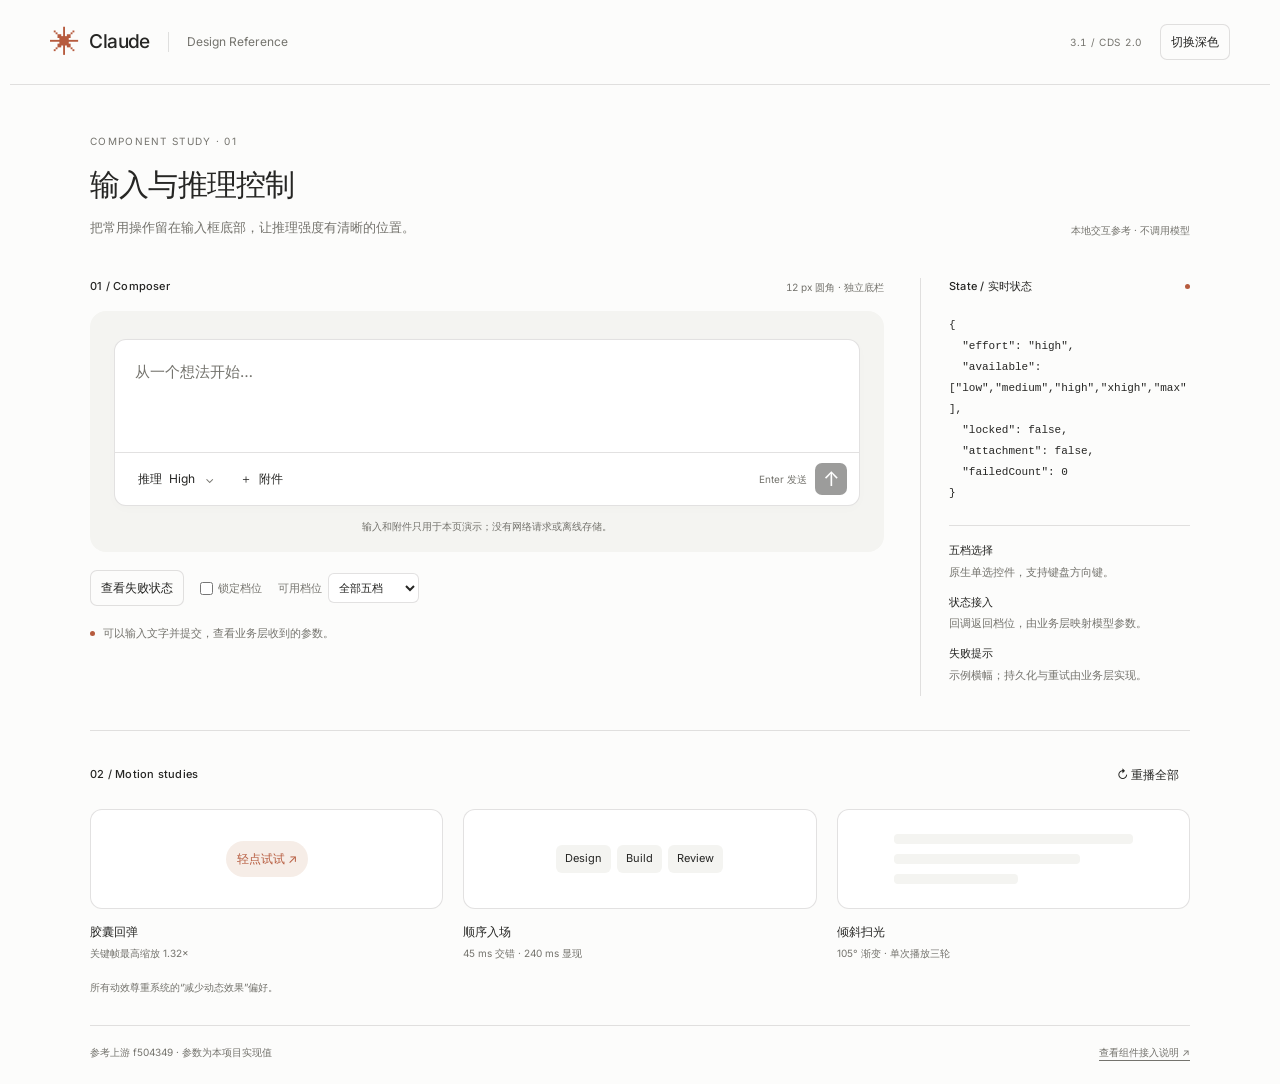
<file: examples/cds2-components/index.html>
<!doctype html>
<html lang="zh-CN">
<head>
  <meta charset="utf-8"><meta name="viewport" content="width=device-width,initial-scale=1">
  <meta name="description" content="可复用的 CDS 2.0 推理选择、输入框工具栏和 CSS 动效参考。">
  <title>CDS 2.0 · 组件参考</title>
  <link rel="stylesheet" href="../claude-chat/assets/fonts.css">
  <link rel="stylesheet" href="components.css"><link rel="stylesheet" href="preview.css">
</head>
<body class="cds2-reference" data-theme="light">
  <header class="preview-header"><a class="brand" href="../claude-chat/"><span class="brand-symbol">✳</span>Claude <span>Design Reference</span></a><div class="header-actions"><span class="version">3.1 / CDS 2.0</span><button class="cds2-button cds2-button--outline" id="theme-toggle">切换深色</button></div></header>
  <main class="preview-main">
    <div class="intro"><div class="eyebrow">COMPONENT STUDY · 01</div><h1>输入与推理控制</h1><p>把常用操作留在输入框底部，让推理强度有清晰的位置。</p><span class="scope-label">本地交互参考 · 不调用模型</span></div>
    <div class="preview-grid">
      <section class="composer-preview" aria-labelledby="composer-heading">
        <div class="section-caption"><h2 id="composer-heading">01 / Composer</h2><span>12 px 圆角 · 独立底栏</span></div>
        <div class="composer-stage">
          <div class="cds2-composer">
            <div class="cds2-attachments" id="attachments" hidden><span class="cds2-chip">↗ 项目说明.md<button id="remove-attachment" aria-label="移除示例附件">×</button></span></div>
            <label class="visually-hidden" for="study-message">输入示例消息</label>
            <textarea id="study-message" placeholder="从一个想法开始…" rows="3"></textarea>
            <div class="cds2-queue" id="queue-banner" hidden><span>2 条未发送消息 · 示例状态</span><button class="cds2-button" id="retry-queue">演示重试</button></div>
            <div class="cds2-chin">
              <div class="cds2-chin-group">
                <details class="cds2-effort" id="effort-picker">
                  <summary>推理 <span data-effort-value>High</span></summary>
                  <div class="cds2-effort-panel">
                    <h3 id="effort-heading">选择推理强度</h3>
                    <fieldset class="cds2-effort-options" data-effort-options aria-labelledby="effort-heading"></fieldset>
                    <p class="cds2-effort-note" data-effort-note role="status"></p>
                    <button class="cds2-button cds2-button--outline" type="button" data-effort-done>完成</button>
                  </div>
                </details>
                <button class="cds2-button" id="add-attachment" aria-label="添加示例附件">＋ <span>附件</span></button>
              </div>
              <div class="cds2-chin-group"><span class="keyboard-hint">Enter 发送</span><button class="cds2-button cds2-button--solid cds2-send" id="study-send" aria-label="提交到本地预览" disabled>↑</button></div>
            </div>
          </div>
          <p class="composer-footnote">输入和附件只用于本页演示；没有网络请求或离线存储。</p>
        </div>
        <div class="demo-controls"><button class="cds2-button cds2-button--outline" id="queue-toggle">查看失败状态</button><label class="lock-setting"><input type="checkbox" id="effort-lock">锁定档位</label><label class="model-setting" for="capability-select">可用档位<select id="capability-select"><option value="all">全部五档</option><option value="limited">Low / High</option></select></label></div>
        <div class="receipt" id="receipt" role="status"><span class="receipt-dot"></span>可以输入文字并提交，查看业务层收到的参数。</div>
      </section>
      <aside class="parameter-panel" aria-labelledby="parameter-heading"><div class="section-caption"><h2 id="parameter-heading">State / 实时状态</h2><span class="live-dot"></span></div><pre id="state-output" aria-label="当前组件状态"></pre><dl><div><dt>五档选择</dt><dd>原生单选控件，支持键盘方向键。</dd></div><div><dt>状态接入</dt><dd>回调返回档位，由业务层映射模型参数。</dd></div><div><dt>失败提示</dt><dd>示例横幅；持久化与重试由业务层实现。</dd></div></dl></aside>
    </div>
    <section class="motion-section" aria-labelledby="motion-heading"><div class="section-caption"><h2 id="motion-heading">02 / Motion studies</h2><button class="cds2-button" id="replay-motion">↻ 重播全部</button></div><div class="motion-grid"><article class="motion-card"><div class="motion-stage"><button class="cds2-button cds2-pill" id="pill-trigger">轻点试试 ↗</button></div><h3>胶囊回弹</h3><p>关键帧最高缩放 1.32×</p></article><article class="motion-card"><div class="motion-stage"><div class="cds2-cascade" id="cascade"><span class="cds2-chip" style="--i:0">Design</span><span class="cds2-chip" style="--i:1">Build</span><span class="cds2-chip" style="--i:2">Review</span></div></div><h3>顺序入场</h3><p>45 ms 交错 · 240 ms 显现</p></article><article class="motion-card"><div class="motion-stage"><div class="skeleton-wrap" id="skeleton"><div class="cds2-skeleton"></div><div class="cds2-skeleton" style="width:78%"></div><div class="cds2-skeleton" style="width:52%"></div></div></div><h3>倾斜扫光</h3><p>105° 渐变 · 单次播放三轮</p></article></div><p class="motion-footnote">所有动效尊重系统的“减少动态效果”偏好。</p></section>
    <footer class="preview-footer"><span>参考上游 f504349 · 参数为本项目实现值</span><a href="README.md">查看组件接入说明 ↗</a></footer>
  </main>
  <script src="../../interaction-examples.js"></script><script src="components.js"></script><script src="preview.js"></script>
</body></html>
</file>
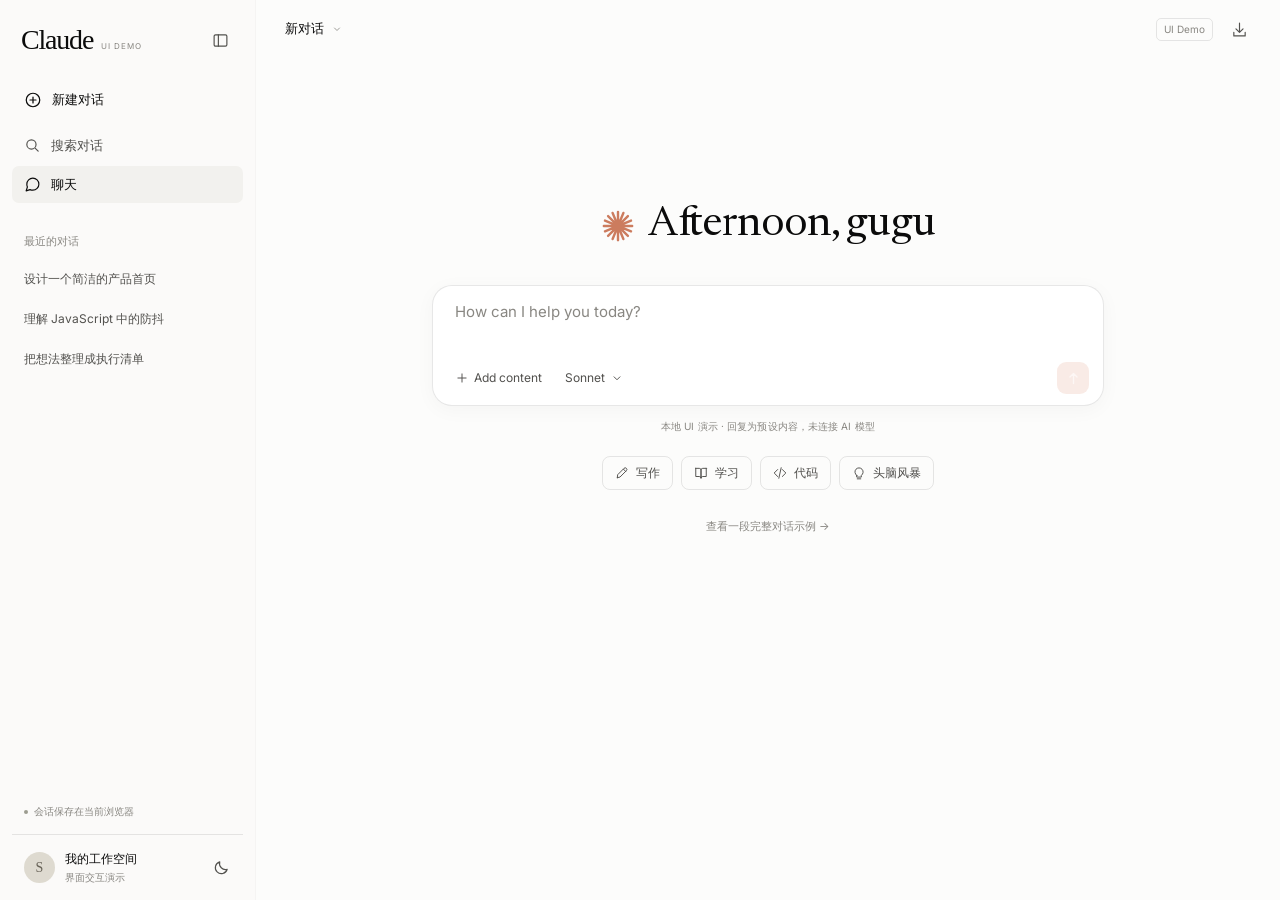
<file: examples/claude-chat/index.html>
<!doctype html>
<html lang="zh-CN" data-theme="light">
<head><meta charset="utf-8"><meta name="viewport" content="width=device-width,initial-scale=1"><meta name="description" content="Claude 风格的完整聊天界面交互示例。会话、模型菜单、附件、思考过程、消息与深色主题。"><meta name="theme-color" content="#fcfcfb"><title>Claude UI Demo</title><link rel="icon" href="assets/favicon.svg"><link rel="stylesheet" href="assets/fonts.css"><link rel="stylesheet" href="assets/reference.css"><link rel="stylesheet" href="assets/chat.css"></head>
<body>
<a class="skip" href="#main-content">跳到聊天内容</a>
<div class="app" id="app">
  <button id="nav-scrim" class="nav-scrim" aria-label="关闭会话导航" tabindex="-1"></button>
  <aside class="sidebar" id="sidebar" aria-label="会话导航">
    <div class="sidebar-brand"><button class="wordmark" data-action="new" aria-label="开始新对话">Claude<span>UI DEMO</span></button><button class="icon-btn" data-action="toggle-nav" aria-label="收起侧栏" title="收起侧栏"><span data-icon="panel"></span></button></div>
    <button class="new-chat" data-action="new"><span data-icon="plus-circle"></span><span>新建对话</span><kbd>⌘ ⇧ O</kbd></button>
    <button class="nav-item" data-action="search"><span data-icon="search"></span><span>搜索对话</span><kbd>⌘ K</kbd></button>
    <button class="nav-item active" data-action="home"><span data-icon="chat"></span><span>聊天</span></button>
    <div class="history-label">最近的对话</div><nav id="history" class="history" aria-label="最近的对话"></nav>
    <div class="sidebar-bottom"><div class="local-hint"><span></span>会话保存在当前浏览器</div><div class="account-row"><button class="account" data-action="about"><span class="avatar">S</span><span><strong>我的工作空间</strong><small>界面交互演示</small></span></button><button class="icon-btn" data-action="theme" id="theme-button" aria-label="切换深色主题" title="切换深色主题"><span data-icon="moon"></span></button></div></div>
  </aside>
  <div class="workspace"><header class="topbar"><div class="topbar-left"><button class="icon-btn open-sidebar" data-action="toggle-nav" aria-label="展开会话导航" aria-controls="sidebar" aria-expanded="false"><span data-icon="panel"></span></button><button id="thread-title" class="thread-title" data-action="rename">新对话<span data-icon="chevron-down"></span></button></div><div class="topbar-right"><span class="demo-badge">UI Demo</span><button class="icon-btn" data-action="export" aria-label="导出当前对话" title="导出当前对话"><span data-icon="download"></span></button></div></header><main id="main-content" tabindex="-1"></main></div>
</div>
<dialog id="search-dialog" class="search-dialog" aria-labelledby="search-heading"><h2 id="search-heading" class="sr-only">搜索对话</h2><div class="search-field"><span data-icon="search"></span><input id="search-input" aria-label="搜索对话内容" placeholder="搜索对话…" autocomplete="off"><button data-action="close-search" class="escape-key">ESC</button></div><div id="search-results"></div><footer>搜索标题与消息内容<span>Enter 打开 · Esc 关闭</span></footer></dialog>
<dialog id="rename-dialog" class="small-dialog" aria-labelledby="rename-heading"><h2 id="rename-heading">重命名对话</h2><form id="rename-form"><label for="rename-input" class="sr-only">对话标题</label><input id="rename-input" class="text-field" maxlength="80" required><div class="dialog-actions"><button type="button" class="btn secondary" data-action="close-rename">取消</button><button class="btn ink" type="submit">保存</button></div></form></dialog>
<dialog id="about-dialog" class="small-dialog" aria-labelledby="about-heading"><div class="about-symbol" data-icon="asterisk"></div><h2 id="about-heading">Claude 风格聊天界面</h2><p>这个实例用于体验布局与交互。模型菜单、会话记录、附件和消息操作可用；回复来自本地预设，没有连接真实 AI 模型。</p><p>对话与附件文本只保存在当前浏览器，不上传到服务器。可以导出为 Markdown。</p><div class="dialog-actions"><button class="btn ink" data-action="close-about">了解</button></div></dialog>
<input type="file" id="file-input" accept=".txt,.md,.json" hidden><div class="toast" id="toast" role="status" aria-live="polite"></div>
<script src="assets/interactions.js"></script><script src="assets/chat.js"></script>
</body></html>
</file>
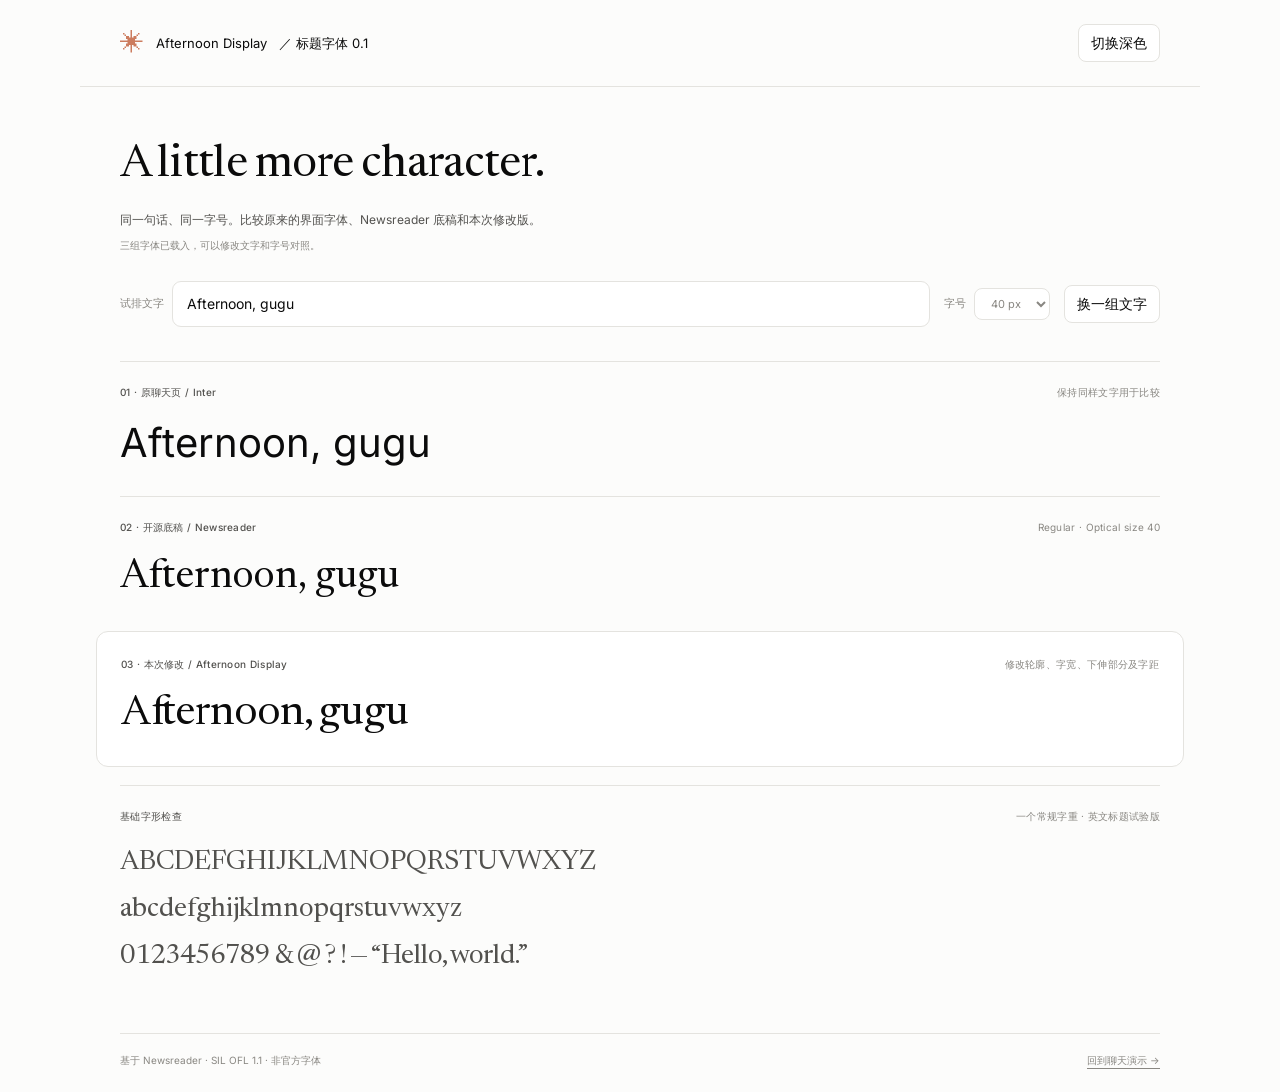
<file: examples/claude-chat/font-study.html>
<!doctype html>
<html lang="zh-CN"><head><meta charset="utf-8"><meta name="viewport" content="width=device-width,initial-scale=1"><title>Afternoon Display · 英文标题试排</title><link rel="stylesheet" href="assets/fonts.css">
<style>
@font-face{font-family:'Newsreader Study';src:url('assets/fonts/newsreader-study.woff2') format('woff2');font-weight:400;font-style:normal;font-display:swap}
:root{--canvas:#fcfcfb;--surface:#fff;--ink:#0b0b0b;--secondary:#52514e;--muted:#898782;--border:#e4e3df;--accent:#cc7c5e}*{box-sizing:border-box}body{margin:0;background:var(--canvas);color:var(--ink);font:14px/1.6 Inter,-apple-system,BlinkMacSystemFont,'PingFang SC',sans-serif}body[data-theme=dark]{--canvas:#1b1b19;--surface:#242422;--ink:#eeede8;--secondary:#bbb8b0;--muted:#98958e;--border:#3a3934;--accent:#df9c82;color-scheme:dark}header,main{max-width:1120px;margin:auto;padding:24px 40px}header{display:flex;align-items:center;justify-content:space-between;border-bottom:1px solid var(--border);gap:18px}.brand{display:flex;align-items:center;gap:12px;font-size:13px}.mark{color:var(--accent);font-size:24px}button,input,select{font:inherit;color:inherit}button,select{cursor:pointer;background:var(--surface);border:1px solid var(--border);border-radius:8px;padding:7px 12px}a{color:inherit;text-underline-offset:4px}h1{font-family:'Afternoon Display',Georgia,serif;font-size:44px;font-weight:400;margin:20px 0 8px;letter-spacing:0}p{margin:0;color:var(--secondary);font-size:12px}.intro{margin-bottom:28px}.controls{display:flex;gap:14px;flex-wrap:wrap;align-items:center;margin:26px 0 34px}.field{display:flex;gap:8px;align-items:center;white-space:nowrap;font-size:11px;color:var(--muted)}.field.grow{flex:1;min-width:220px}.field input{width:100%;min-width:0;padding:11px 14px;border:1px solid var(--border);border-radius:9px;background:var(--surface);color:var(--ink);font-size:14px}.specimen{padding:22px 0 26px;border-top:1px solid var(--border)}.label{display:flex;align-items:center;justify-content:space-between;gap:16px;font-size:10px;letter-spacing:.03em;color:var(--muted);margin-bottom:16px}.label strong{color:var(--secondary);font-weight:500}.sample{font-size:var(--sample-size,40px);line-height:1.35;overflow-wrap:anywhere;font-synthesis:none;font-kerning:normal;letter-spacing:0}.sample.base{font-family:'Newsreader Study',Georgia,serif}.sample.custom{font-family:'Afternoon Display',Georgia,serif}.sample.original{font-family:Inter,sans-serif;font-weight:400}.custom-panel{background:var(--surface);padding:24px;border:1px solid var(--border);border-radius:12px;margin:0 -24px 18px}.alphabet{font-family:'Afternoon Display',Georgia,serif;font-size:26px;line-height:1.8;overflow-wrap:anywhere;color:var(--secondary)}.footer{margin-top:26px;padding-top:18px;border-top:1px solid var(--border);display:flex;justify-content:space-between;gap:16px;flex-wrap:wrap;color:var(--muted);font-size:10px}.status{font-size:10px;color:var(--muted);margin-top:8px}button:focus-visible,input:focus-visible,select:focus-visible,a:focus-visible{outline:2px solid var(--accent);outline-offset:3px}@media(max-width:600px){header,main{padding:20px}.brand{font-size:11px}h1{font-size:34px}.custom-panel{margin-inline:0;padding:18px}.controls{align-items:stretch}.field.grow{flex-basis:100%}.label{align-items:flex-start;flex-direction:column;gap:4px}.alphabet{font-size:22px}}
</style></head><body>
<header><div class="brand"><span class="mark">✳</span>Afternoon Display <span>／ 标题字体 0.1</span></div><button id="theme">切换深色</button></header>
<main><div class="intro"><h1>A little more character.</h1><p>同一句话、同一字号。比较原来的界面字体、Newsreader 底稿和本次修改版。</p><p class="status" id="font-status" role="status">字体载入中…</p></div>
<div class="controls"><label class="field grow">试排文字<input id="sample-input" maxlength="160" value="Afternoon, gugu" aria-label="英文试排文字"></label><label class="field">字号<select id="sample-size" aria-label="试排字号"><option value="28">28 px</option><option value="40" selected>40 px</option><option value="64">64 px</option></select></label><button id="sample-alternate">换一组文字</button></div>
<section class="specimen"><div class="label"><strong>01 · 原聊天页 / Inter</strong><span>保持同样文字用于比较</span></div><div class="sample original">Afternoon, gugu</div></section>
<section class="specimen"><div class="label"><strong>02 · 开源底稿 / Newsreader</strong><span>Regular · Optical size 40</span></div><div class="sample base">Afternoon, gugu</div></section>
<section class="specimen custom-panel"><div class="label"><strong>03 · 本次修改 / Afternoon Display</strong><span>修改轮廓、字宽、下伸部分及字距</span></div><div class="sample custom">Afternoon, gugu</div></section>
<section class="specimen"><div class="label"><strong>基础字形检查</strong><span>一个常规字重 · 英文标题试验版</span></div><div class="alphabet">ABCDEFGHIJKLMNOPQRSTUVWXYZ<br>abcdefghijklmnopqrstuvwxyz<br>0123456789 &amp; @ ? ! — “Hello, world.”</div></section>
<footer class="footer"><span>基于 Newsreader · SIL OFL 1.1 · 非官方字体</span><a href="index.html">回到聊天演示 →</a></footer>
</main><script>
const samples=[...document.querySelectorAll('.sample')];const input=document.querySelector('#sample-input');
function update(){samples.forEach(n=>n.textContent=input.value||'Afternoon, gugu');}input.addEventListener('input',update);
document.querySelector('#sample-size').addEventListener('change',e=>document.documentElement.style.setProperty('--sample-size',e.target.value+'px'));
const phrases=['Good morning, Alex','What will you create today?','Quiet ideas, thoughtful work.','Afternoon, gugu'];let phrase=0;
document.querySelector('#sample-alternate').addEventListener('click',()=>{input.value=phrases[phrase++%phrases.length];update();});
document.querySelector('#theme').addEventListener('click',e=>{const dark=document.body.dataset.theme!=='dark';document.body.dataset.theme=dark?'dark':'light';e.target.textContent=dark?'切换浅色':'切换深色';});
Promise.all([document.fonts.load('40px "Afternoon Display"'),document.fonts.load('40px "Newsreader Study"'),document.fonts.load('40px Inter')]).then(results=>{document.querySelector('#font-status').textContent=results.every(r=>r.length)?'三组字体已载入，可以修改文字和字号对照。':'部分字体未载入，当前可能使用回退字体。';}).catch(()=>document.querySelector('#font-status').textContent='字体未完整载入，请通过本地服务器打开。');
</script></body></html>
</file>
<file: examples/claude-chat/assets/fonts.css>
@font-face{font-family:Inter;font-style:normal;font-weight:400;font-display:swap;src:url('fonts/inter-400.ttf') format('truetype');}
@font-face{font-family:Inter;font-style:normal;font-weight:500;font-display:swap;src:url('fonts/inter-500.ttf') format('truetype');}
@font-face{font-family:Inter;font-style:normal;font-weight:600;font-display:swap;src:url('fonts/inter-600.ttf') format('truetype');}
@font-face{font-family:'Afternoon Display';font-style:normal;font-weight:400;font-display:swap;src:url('fonts/afternoon-display-regular.woff2') format('woff2');}
</file>
<file: examples/cds2-components/components.css>
/* Opt-in scope. Reference implementation values, not verified official tokens. */
.cds2-reference {
  --cds2-canvas:#fcfcfb; --cds2-surface:#fff; --cds2-subtle:#f4f4f1;
  --cds2-ink:#262624; --cds2-muted:#74736d; --cds2-border:rgba(31,30,29,.13);
  --cds2-clay:#b65b3e; --cds2-accent-soft:#f6ede7; --cds2-warning:#825b15;
  --cds2-warning-bg:#fcf5e8; --cds2-shadow:0 12px 32px #00000012;
  color:var(--cds2-ink); font-family:Inter,-apple-system,BlinkMacSystemFont,"Segoe UI","PingFang SC",sans-serif;
  font-size:14px; line-height:1.6; color-scheme:light;
}
.cds2-reference[data-theme=dark] {
  --cds2-canvas:#1b1b19; --cds2-surface:#242422; --cds2-subtle:#2e2e2b;
  --cds2-ink:#eeede8; --cds2-muted:#aaa89f; --cds2-border:rgba(255,255,245,.15);
  --cds2-clay:#df9c82; --cds2-accent-soft:#3b2b23; --cds2-warning:#e1bd75;
  --cds2-warning-bg:#342d20; --cds2-shadow:0 12px 32px #0005; color-scheme:dark;
}
.cds2-reference *, .cds2-reference *::before, .cds2-reference *::after {box-sizing:border-box}
.cds2-reference [hidden] {display:none!important}
.cds2-reference button,.cds2-reference textarea,.cds2-reference select {font:inherit}
.cds2-reference button {cursor:pointer}
.cds2-reference button:disabled {opacity:.45;cursor:default}
.cds2-reference :focus-visible {outline:2px solid var(--cds2-clay);outline-offset:3px}
.cds2-reference .cds2-button,.cds2-reference .cds2-effort>summary {
  display:inline-flex;align-items:center;justify-content:center;gap:7px;min-height:36px;
  padding:6px 11px;border:0;border-radius:7px;background:transparent;color:var(--cds2-ink);
  font-size:12px;line-height:20px;transition:background-color 120ms ease-out;white-space:nowrap;
}
.cds2-reference .cds2-button:hover:not(:disabled),.cds2-reference .cds2-effort>summary:hover {background:var(--cds2-subtle)}
.cds2-reference .cds2-button--outline {box-shadow:inset 0 0 0 1px var(--cds2-border)}
.cds2-reference .cds2-button--solid {background:var(--cds2-ink);color:var(--cds2-surface)}
.cds2-reference .cds2-button--solid:hover:not(:disabled) {background:var(--cds2-ink);filter:brightness(.9)}
.cds2-reference .cds2-composer {border:1px solid var(--cds2-border);border-radius:12px;background:var(--cds2-surface);box-shadow:0 3px 12px #00000004;min-width:0}
.cds2-reference .cds2-composer textarea {width:100%;min-height:104px;max-height:240px;display:block;resize:none;border:0;outline:0;padding:20px;background:transparent;color:inherit;font-size:15px;line-height:1.6;border-radius:12px}
.cds2-reference .cds2-composer textarea::placeholder {color:var(--cds2-muted)}
.cds2-reference .cds2-composer:focus-within {border-color:var(--cds2-muted)}
.cds2-reference .cds2-chin {display:flex;align-items:center;justify-content:space-between;gap:8px;padding:8px 12px;border-top:1px solid var(--cds2-border);min-height:45px;flex-wrap:wrap}
.cds2-reference .cds2-chin-group {display:flex;align-items:center;gap:4px;min-width:0;flex-wrap:wrap}
.cds2-reference .cds2-send {width:32px;min-height:32px;padding:0;border-radius:7px;font-size:20px}
.cds2-reference .cds2-effort {position:relative}
.cds2-reference .cds2-effort>summary {list-style:none;cursor:pointer;user-select:none}
.cds2-reference .cds2-effort>summary::-webkit-details-marker {display:none}
.cds2-reference .cds2-effort>summary::after {content:'⌄';color:var(--cds2-muted);margin-left:3px}
.cds2-reference .cds2-effort-panel {position:absolute;z-index:20;top:calc(100% + 8px);left:0;width:min(286px,calc(100vw - 56px));overflow:auto;overscroll-behavior:contain;padding:10px;border:1px solid var(--cds2-border);border-radius:12px;background:var(--cds2-surface);box-shadow:var(--cds2-shadow)}
.cds2-reference .cds2-effort[data-placement=top] .cds2-effort-panel {top:auto;bottom:calc(100% + 8px)}
.cds2-reference .cds2-effort-panel h3 {font-size:12px;margin:4px 8px 8px;color:var(--cds2-muted);font-weight:500}
.cds2-reference .cds2-effort-options {border:0;margin:0;padding:0;min-width:0}
.cds2-reference .cds2-effort-option {display:flex;align-items:center;gap:11px;padding:9px 8px;border-radius:7px;cursor:pointer}
.cds2-reference .cds2-effort-option:hover {background:var(--cds2-subtle)}
.cds2-reference .cds2-effort-option:has(input:checked) {background:var(--cds2-accent-soft)}
.cds2-reference .cds2-effort-option input {margin:0;accent-color:var(--cds2-clay)}
.cds2-reference .cds2-effort-option strong {display:flex;align-items:center;gap:7px;font-size:12px;font-weight:500}
.cds2-reference .cds2-effort-option small {font-size:10px;font-weight:400;color:var(--cds2-muted)}
.cds2-reference .cds2-effort-option span>span {display:block;font-size:11px;color:var(--cds2-muted)}
.cds2-reference .cds2-effort-options:disabled {opacity:.55}
.cds2-reference .cds2-effort-note {font-size:11px;margin:10px 4px;color:var(--cds2-muted);white-space:normal}
.cds2-reference .cds2-effort-note[data-warning=true] {padding:8px;border-radius:6px;color:var(--cds2-warning);background:var(--cds2-warning-bg)}
.cds2-reference .cds2-queue {display:flex;align-items:center;justify-content:space-between;gap:10px;margin:0 12px 10px;padding:8px 10px;border-radius:7px;background:var(--cds2-warning-bg);color:var(--cds2-warning);font-size:12px}
.cds2-reference .cds2-queue button {color:inherit}
.cds2-reference .cds2-attachments {display:flex;gap:6px;flex-wrap:wrap;padding:12px 16px 0}
.cds2-reference .cds2-chip {display:inline-flex;align-items:center;gap:6px;border-radius:6px;background:var(--cds2-subtle);padding:5px 9px;font-size:11px}
.cds2-reference .cds2-chip button {border:0;background:transparent;color:inherit;min-width:24px;min-height:24px}
.cds2-reference .cds2-pill {border-radius:999px;background:var(--cds2-accent-soft);color:var(--cds2-clay);transform-origin:center}
.cds2-reference .cds2-pill.is-playing {animation:cds2-pill-pop 360ms cubic-bezier(.16,1,.3,1)}
.cds2-reference .cds2-cascade {display:flex;gap:6px;flex-wrap:wrap}
.cds2-reference .cds2-cascade.is-playing>* {animation:cds2-chip-enter 240ms cubic-bezier(.16,1,.3,1) both;animation-delay:calc(var(--i,0)*45ms)}
.cds2-reference .cds2-skeleton {height:10px;border-radius:4px;background:var(--cds2-subtle);overflow:hidden;position:relative;margin:10px 0}
.cds2-reference .cds2-skeleton::after {content:'';position:absolute;inset:0;transform:translateX(-100%);background:linear-gradient(105deg,transparent 30%,var(--cds2-border) 50%,transparent 70%)}
.cds2-reference .is-playing .cds2-skeleton::after {animation:cds2-sweep 1400ms cubic-bezier(.4,0,.2,1) 3}
@keyframes cds2-pill-pop {0%,100%{transform:scale(1)}45%{transform:scale(1.32)}}
@keyframes cds2-chip-enter {from{opacity:0;transform:translateY(5px)}to{opacity:1;transform:translateY(0)}}
@keyframes cds2-sweep {to{transform:translateX(100%)}}
@media(max-width:600px),(pointer:coarse) {
  .cds2-reference .cds2-button,.cds2-reference .cds2-effort>summary {min-height:44px}
  .cds2-reference .cds2-send {min-width:44px}
  .cds2-reference .cds2-composer textarea {font-size:16px;padding:16px}
  .cds2-reference .cds2-chin {padding:6px 8px;gap:4px}
  .cds2-reference .cds2-chip button {min-height:44px;min-width:44px}
}
@media(prefers-reduced-motion:reduce) {
  .cds2-reference *, .cds2-reference *::before,.cds2-reference *::after {animation:none!important;transition:none!important;scroll-behavior:auto!important}
}
</file>
<file: examples/cds2-components/preview.css>
body{margin:0;background:var(--cds2-canvas)}a{color:inherit;text-underline-offset:4px}button,input,select,textarea{-webkit-tap-highlight-color:transparent}input{accent-color:var(--cds2-clay)}
.preview-header{max-width:1260px;margin:auto;min-height:82px;padding:18px 40px;display:flex;align-items:center;justify-content:space-between;gap:20px;border-bottom:1px solid var(--cds2-border)}
.brand{display:flex;align-items:center;gap:10px;font-size:19px;text-decoration:none;font-weight:500;letter-spacing:-.6px}.brand-symbol{color:var(--cds2-clay);font-size:30px;font-weight:400}.brand>span:last-child{color:var(--cds2-muted);font-size:12px;font-weight:400;letter-spacing:0;margin-left:8px;border-left:1px solid var(--cds2-border);padding-left:18px}
.header-actions{display:flex;align-items:center;gap:18px}.version{font-size:10px;letter-spacing:.07em;color:var(--cds2-muted);font-variant-numeric:tabular-nums}
.preview-main{max-width:1180px;margin:auto;padding:48px 40px 24px}.intro{position:relative;margin-bottom:40px}.eyebrow{font-size:10px;color:var(--cds2-muted);letter-spacing:.13em;margin-bottom:14px}h1{font-size:30px;letter-spacing:-.8px;font-weight:500;line-height:1.4;margin:0 0 12px}.intro p{font-size:13px;color:var(--cds2-muted);margin:0}.scope-label{position:absolute;right:0;bottom:0;font-size:10px;color:var(--cds2-muted)}
.preview-grid{display:grid;grid-template-columns:minmax(0,1fr) 270px;gap:36px}.composer-preview,.parameter-panel{min-width:0}.section-caption{display:flex;align-items:center;justify-content:space-between;gap:12px;margin:0 0 16px}.section-caption h2{font-size:11px;font-weight:500;margin:0;letter-spacing:.02em}.section-caption>span{font-size:10px;color:var(--cds2-muted);font-variant-numeric:tabular-nums}
.composer-stage{padding:28px 24px 18px;border-radius:16px;background:var(--cds2-subtle)}.composer-footnote{font-size:10px;color:var(--cds2-muted);margin:12px 0 0;text-align:center}.keyboard-hint{color:var(--cds2-muted);font-size:10px;padding-right:4px}.demo-controls{display:flex;align-items:center;gap:16px;flex-wrap:wrap;margin-top:18px;font-size:11px;color:var(--cds2-muted)}.lock-setting{display:flex;align-items:center;gap:5px;cursor:pointer}.lock-setting input{margin:0}.model-setting{display:flex;align-items:center;gap:6px}.model-setting select{max-width:132px;border:1px solid var(--cds2-border);border-radius:6px;padding:6px;color:var(--cds2-ink);background:var(--cds2-surface);font-size:11px}.receipt{display:flex;align-items:flex-start;gap:8px;min-height:40px;font-size:11px;line-height:1.7;color:var(--cds2-muted);margin-top:18px;overflow-wrap:anywhere}.receipt-dot,.live-dot{width:5px;height:5px;border-radius:50%;background:var(--cds2-clay);flex-shrink:0}.receipt-dot{margin-top:7px}.parameter-panel{padding-left:28px;border-left:1px solid var(--cds2-border)}.parameter-panel pre{font:11px/1.9 ui-monospace,SFMono-Regular,Consolas,monospace;white-space:pre-wrap;overflow-wrap:anywhere;color:var(--cds2-ink);margin:20px 0 22px}.parameter-panel dl{margin:0;border-top:1px solid var(--cds2-border);padding-top:16px}.parameter-panel dl div{margin-bottom:12px}.parameter-panel dt{font-size:11px;margin-bottom:3px}.parameter-panel dd{font-size:11px;color:var(--cds2-muted);margin:0;line-height:1.7}
.motion-section{margin-top:34px;padding-top:26px;border-top:1px solid var(--cds2-border)}.motion-grid{display:grid;grid-template-columns:repeat(3,minmax(0,1fr));gap:20px}.motion-card{min-width:0}.motion-stage{height:100px;display:flex;align-items:center;justify-content:center;border:1px solid var(--cds2-border);border-radius:12px;background:var(--cds2-surface)}.motion-card h3{font-size:12px;font-weight:500;margin:13px 0 4px}.motion-card p,.motion-footnote{font-size:10px;color:var(--cds2-muted);margin:0}.motion-footnote{margin-top:18px}.skeleton-wrap{width:68%}.preview-footer{display:flex;align-items:center;justify-content:space-between;gap:12px;margin-top:30px;padding-top:18px;border-top:1px solid var(--cds2-border);color:var(--cds2-muted);font-size:10px}.visually-hidden{position:absolute;width:1px;height:1px;overflow:hidden;clip-path:inset(50%);white-space:nowrap}
@media(max-width:900px){.preview-grid{grid-template-columns:minmax(0,1fr);gap:28px}.parameter-panel{padding:18px 0 0;border-left:0;border-top:1px solid var(--cds2-border);display:grid;grid-template-columns:1fr 1fr;gap:0 24px}.parameter-panel .section-caption{grid-column:1/-1}.parameter-panel pre{margin:0}.parameter-panel dl{padding-top:0;border:0}.scope-label{position:static;display:block;margin-top:16px}}
@media(max-width:600px){.preview-header{padding:14px 20px;min-height:70px;gap:8px}.brand{font-size:17px}.brand>span:last-child,.version{display:none}.preview-main{padding:32px 20px 24px}.intro{margin-bottom:28px}h1{font-size:27px}.intro p{line-height:1.8}.composer-stage{padding:16px 10px}.keyboard-hint{display:none}.section-caption>span{font-size:9px}.demo-controls{gap:10px}.lock-setting,.model-setting{min-height:44px}.model-setting select{min-height:44px}.parameter-panel{grid-template-columns:1fr}.parameter-panel pre{margin-bottom:16px}.parameter-panel dl{display:grid;grid-template-columns:1fr 1fr;gap:8px}.motion-grid{grid-template-columns:1fr;gap:20px}.motion-stage{height:105px}.motion-card{display:grid;grid-template-columns:minmax(0,1fr) minmax(0,1fr);column-gap:18px;align-items:center}.motion-stage{grid-row:1/3}.motion-card h3{align-self:end;margin:0 0 3px}.motion-card p{align-self:start}.cds2-cascade{justify-content:center;padding:10px}.preview-footer{align-items:flex-start;flex-direction:column}}
</file>
<file: examples/claude-chat/assets/reference.css>
/* Claude web reference v2.0 · Figma 2026-10-14 / integration 2026-10-15
 * Source: MCP Apps for Claude Community UI kit v1.1.
 * Color values: visible canvas annotations, not Figma API values.
 * --ref-* sizes, spacing, layout and component aliases are recommendations.
 * Conflicting source annotations are quarantined in tokens.json.
 * No font binaries, Claude logos, production CSS or runtime SDK included.
 */
:root, [data-theme="light"] {
  color-scheme: light;
  --color-background-primary: #ffffff;
  --color-background-secondary: #f5f4ed;
  --color-background-tertiary: #faf9f5;
  --color-background-inverse: #141413;
  --color-background-ghost: rgb(255 255 255 / 0);
  --color-background-disabled: rgb(255 255 255 / .5);
  --color-text-primary: #141413;
  --color-text-secondary: #3d3d3a;
  --color-text-tertiary: #73726c;
  --color-text-inverse: #ffffff;
  --color-text-ghost: rgb(115 114 108 / .5);
  --color-text-info: #3266ad;
  --color-text-danger: #7f2c28;
  --color-text-success: #275b19;
  --color-text-warning: #5a4815;
  --color-border-primary: rgb(31 30 29 / .4);
  --color-border-secondary: rgb(31 30 29 / .3);
  --color-border-tertiary: rgb(31 30 29 / .15);
  --color-border-inverse: rgb(255 255 255 / .3);
  --color-border-ghost: rgb(31 30 29 / 0);
  --color-border-info: #4682d5;
  --color-border-danger: #a73339;
  --color-border-success: #437426;
  --color-border-warning: #805c1f;
  --color-border-disabled: rgb(31 30 29 / .1);
  --color-ring-primary: rgb(20 20 19 / .7);
  --color-ring-secondary: rgb(61 61 58 / .7);
  --color-ring-inverse: rgb(255 255 255 / .7);
  --color-ring-info: rgb(50 102 173 / .5);
  --color-ring-danger: rgb(167 61 57 / .5);
  --color-ring-success: rgb(67 116 38 / .5);
  --color-ring-warning: rgb(128 92 31 / .5);
}

[data-theme="dark"] {
  color-scheme: dark;
  --color-background-primary: #30302e;
  --color-background-secondary: #262624;
  --color-background-tertiary: #141413;
  --color-background-inverse: #faf9f5;
  --color-background-ghost: rgb(48 48 46 / 0);
  --color-background-disabled: rgb(48 48 46 / .5);
  --color-text-primary: #faf9f5;
  --color-text-secondary: #c2c0b6;
  --color-text-tertiary: #9c9a92;
  --color-text-inverse: #141413;
  --color-text-ghost: rgb(156 154 146 / .5);
  --color-text-info: #80aadd;
  --color-text-danger: #ee8884;
  --color-text-success: #7ab948;
  --color-text-warning: #d1a041;
  --color-border-primary: rgb(222 220 209 / .4);
  --color-border-secondary: rgb(222 220 209 / .3);
  --color-border-tertiary: rgb(222 220 209 / .15);
  --color-border-inverse: rgb(20 20 19 / .15);
  --color-border-ghost: rgb(222 220 209 / 0);
  --color-border-info: #4682d5;
  --color-border-danger: #cd5c58;
  --color-border-disabled: rgb(222 220 219 / .1);
  --color-ring-primary: rgb(250 249 245 / .7);
  --color-ring-inverse: rgb(20 20 19 / .7);
  --color-ring-info: rgb(128 170 221 / .5);
  --color-ring-danger: rgb(205 92 88 / .5);
  --color-ring-success: rgb(89 145 48 / .5);
  --color-ring-warning: rgb(168 120 41 / .5);
  --color-border-success: initial; /* unresolved source value */
  --color-border-warning: initial; /* unresolved source value */
  --color-ring-secondary: initial; /* unresolved source value */
}

/* Implementation recommendations below. */
:root {
  --font-sans: "Anthropic Sans", -apple-system, BlinkMacSystemFont, "Segoe UI", "PingFang SC", "Microsoft YaHei", sans-serif;
  --font-serif: "Anthropic Serif", Georgia, "Songti SC", serif;
  --font-mono: "JetBrains Mono", "SFMono-Regular", Consolas, monospace;
  --font-weight-normal: 400; --font-weight-medium: 500;
  --font-weight-semibold: 600; --font-weight-bold: 700;
  --ref-space-4: 4px;
  --ref-space-8: 8px;
  --ref-space-12: 12px;
  --ref-space-16: 16px;
  --ref-space-24: 24px;
  --ref-space-32: 32px;
  --ref-space-48: 48px;
  --ref-space-64: 64px;
  --ref-radius-xs: 4px;
  --ref-radius-sm: 6px;
  --ref-radius-md: 8px;
  --ref-radius-lg: 12px;
  --ref-radius-xl: 16px;
  --ref-radius-full: 9999px;
  --ref-text-xs-size: 12px; --ref-text-xs-leading: 18px;
  --ref-text-sm-size: 14px; --ref-text-sm-leading: 20px;
  --ref-text-md-size: 16px; --ref-text-md-leading: 24px;
  --ref-text-lg-size: 18px; --ref-text-lg-leading: 28px;
  --ref-heading-xs-size: 14px; --ref-heading-xs-leading: 20px;
  --ref-heading-sm-size: 16px; --ref-heading-sm-leading: 24px;
  --ref-heading-md-size: 18px; --ref-heading-md-leading: 26px;
  --ref-heading-lg-size: 20px; --ref-heading-lg-leading: 28px;
  --ref-heading-xl-size: 24px; --ref-heading-xl-leading: 32px;
  --ref-heading-2xl-size: 30px; --ref-heading-2xl-leading: 38px;
  --ref-heading-3xl-size: 36px; --ref-heading-3xl-leading: 44px;
  --ref-sidebar-width: 248px; --ref-rail-width: 56px;
  --ref-chat-max-width: 760px; --ref-workspace-max-width: 1120px;
  --ref-page-padding: 32px; --ref-control-height: 40px;
  --ref-shadow: 0 1px 3px rgb(20 20 19 / .08);
  --ref-motion: 120ms;
}
.claude-ref { font-family: var(--font-sans); color: var(--color-text-primary); background: var(--color-background-tertiary); line-height: 1.5; }
.claude-ref *, .claude-ref *::before, .claude-ref *::after { box-sizing: border-box; }
.cr-btn, .cr-icon-btn { display: inline-flex; align-items: center; justify-content: center; gap: 8px; min-height: 36px; padding: 7px 14px; border: 1px solid var(--color-border-tertiary); border-radius: var(--ref-radius-md); background: var(--color-background-primary); color: var(--color-text-primary); font: 500 14px/20px var(--font-sans); cursor: pointer; text-decoration: none; transition: background-color var(--ref-motion), border-color var(--ref-motion); }
.cr-btn--primary { background: var(--color-background-inverse); color: var(--color-text-inverse); border-color: transparent; }
.cr-btn--danger { background: #a73339; color: #fff; border-color: transparent; } /* recommendation derived from annotated border-danger; source danger-fill unresolved */
.cr-btn--small { min-height: 32px; padding: 5px 10px; }
.cr-icon-btn { width: 36px; padding: 7px; background: transparent; }
.cr-btn:hover:not(:disabled), .cr-icon-btn:hover:not(:disabled) { filter: brightness(.95); }
.cr-btn:disabled, .cr-icon-btn:disabled { opacity: .45; cursor: not-allowed; }
.cr-btn:focus-visible, .cr-icon-btn:focus-visible, .cr-input:focus-visible, .cr-textarea:focus-visible, .cr-nav-link:focus-visible { outline: 2px solid var(--color-ring-primary); outline-offset: 2px; }
.cr-input, .cr-textarea { display: block; width: 100%; min-height: var(--ref-control-height); padding: 9px 12px; border: 1px solid var(--color-border-tertiary); border-radius: var(--ref-radius-md); color: var(--color-text-primary); background: var(--color-background-primary); font: 400 16px/22px var(--font-sans); }
.cr-input::placeholder, .cr-textarea::placeholder { color: var(--color-text-tertiary); }
.cr-input:disabled, .cr-textarea:disabled { opacity: .45; cursor: not-allowed; }
.cr-input[aria-invalid="true"] { border-color: var(--color-border-danger); }
.cr-textarea { min-height: 120px; resize: vertical; }
.cr-field { display: grid; gap: 8px; }
.cr-field label { font-size: 14px; font-weight: 500; }
.cr-help { margin: 0; color: var(--color-text-secondary); font-size: 12px; }
.cr-error { color: var(--color-text-danger); }
.cr-check, .cr-radio { accent-color: var(--color-border-info); width: 16px; height: 16px; vertical-align: middle; }
.cr-switch { appearance: none; width: 36px; height: 20px; border-radius: 999px; border: 1px solid var(--color-border-secondary); background: var(--color-background-secondary); position: relative; vertical-align: middle; cursor: pointer; }
.cr-switch::before { content: ""; position: absolute; width: 14px; height: 14px; left: 2px; top: 2px; border-radius: 50%; background: var(--color-text-tertiary); transition: transform var(--ref-motion); }
.cr-switch:checked { background: var(--color-border-info); border-color: var(--color-border-info); }
.cr-switch:checked::before { background: #fff; transform: translateX(16px); }
.cr-switch:focus-visible, .cr-check:focus-visible, .cr-radio:focus-visible { outline: 2px solid var(--color-ring-info); outline-offset: 3px; }
.cr-switch:disabled, .cr-check:disabled, .cr-radio:disabled { opacity: .45; cursor: not-allowed; }
.cr-card { padding: 16px; background: var(--color-background-primary); border: 1px solid var(--color-border-tertiary); border-radius: var(--ref-radius-lg); }
.cr-card-header { display: flex; align-items: center; justify-content: space-between; gap: 12px; padding-bottom: 12px; margin-bottom: 16px; border-bottom: 1px solid var(--color-border-tertiary); font-size: 14px; font-weight: 500; }
.cr-nav { background: var(--color-background-secondary); padding: 12px; }
.cr-nav-link { display: flex; gap: 8px; align-items: center; padding: 8px 10px; border-radius: var(--ref-radius-sm); color: var(--color-text-secondary); text-decoration: none; font-size: 14px; }
.cr-nav-link[aria-current="page"], .cr-nav-link:hover { background: var(--color-background-primary); color: var(--color-text-primary); }
.cr-shell { display: grid; grid-template-columns: var(--ref-sidebar-width) minmax(0,1fr); min-height: 100dvh; }
.cr-main { min-width: 0; padding: var(--ref-page-padding); }
.cr-reading { max-width: var(--ref-chat-max-width); margin-inline: auto; }
.cr-workspace { max-width: var(--ref-workspace-max-width); margin-inline: auto; }
.cr-message { margin-block: 24px; font-size: 16px; line-height: 1.7; }
.cr-message--user { margin-left: auto; max-width: 85%; width: fit-content; padding: 10px 14px; background: var(--color-background-secondary); border-radius: var(--ref-radius-lg); font: 400 14px/22px var(--font-sans); }
.cr-message--assistant { font-family: var(--font-serif); }
.cr-composer { padding: 16px; border: 1px solid var(--color-border-tertiary); border-radius: var(--ref-radius-xl); background: var(--color-background-primary); box-shadow: var(--ref-shadow); }
.cr-composer textarea { width: 100%; min-height: 64px; border: none; background: transparent; resize: vertical; color: var(--color-text-primary); font: 400 16px/24px var(--font-sans); }
.cr-composer textarea:focus-visible { outline: 2px solid var(--color-ring-primary); outline-offset: 3px; border-radius: 4px; }
.cr-composer-actions { display: flex; justify-content: space-between; align-items: center; gap: 12px; margin-top: 12px; }
.cr-send { background: var(--ref-brand-accent); color: white; border-color: transparent; }
.cr-skeleton { height: 16px; background: var(--color-background-secondary); border-radius: 6px; }
@media (max-width: 900px) { .cr-shell { grid-template-columns: 1fr; } .cr-shell > .cr-nav { display: none; } /* Provide an accessible menu trigger in your app. */ }
@media (max-width: 640px) { .cr-main { padding: 16px; } .cr-btn, .cr-icon-btn { min-height: 44px; } .cr-icon-btn { width: 44px; } .cr-message--user { max-width: 92%; } }
@media (prefers-reduced-motion: reduce) { .claude-ref *, .claude-ref *::before { transition: none !important; animation: none !important; } }

/* v2 additions. Values below are project recommendations unless marked upstream.
 * Upstream: Caho1/open-claude-ui @ f4947c62a459f6413ed44b289a8d495962add1a2.
 * Existing --color-* annotations and quarantine are preserved.
 */
:root, [data-theme="light"] {
  --ref-accent-decorative: #d97757; /* upstream_code: cds-theme.css */
  --ref-accent-readable: #a64b32;
  --ref-on-accent-readable: #fff;
  --ref-brand-accent: var(--ref-accent-readable);
  --ref-shadow-rest: 0 1px 3px rgb(20 20 19 / .08);
  --ref-shadow-raised: 0 2px 4px rgb(20 20 19 / .05), 0 6px 16px rgb(20 20 19 / .08);
  --ref-shadow-popover: 0 8px 24px rgb(20 20 19 / .12), 0 0 0 1px var(--color-border-tertiary);
  --ref-shadow: var(--ref-shadow-rest);
}
[data-theme="dark"] {
  --ref-accent-readable: #df9c82;
  --ref-on-accent-readable: #141413;
  --ref-brand-accent: var(--ref-accent-readable);
  --ref-shadow-rest: 0 1px 3px rgb(0 0 0 / .24);
  --ref-shadow-raised: 0 2px 4px rgb(0 0 0 / .2), 0 6px 16px rgb(0 0 0 / .3);
  --ref-shadow-popover: 0 8px 24px rgb(0 0 0 / .4), 0 0 0 1px var(--color-border-tertiary);
  --ref-shadow: var(--ref-shadow-rest);
}
:root, [data-density="comfortable"] {
  --ref-button-height: 36px;
  --ref-button-small-height: 32px;
  --ref-control-height: 40px;
  --ref-control-gap: 8px;
  --ref-card-padding: 16px;
  --ref-composer-padding: 16px;
  --ref-page-padding: 32px;
  --ref-ui-size: 14px;
}
[data-density="compact"] {
  --ref-button-height: 32px;
  --ref-button-small-height: 28px;
  --ref-control-height: 36px;
  --ref-control-gap: 6px;
  --ref-card-padding: 14px;
  --ref-composer-padding: 14px;
  --ref-page-padding: 24px;
  --ref-ui-size: 13px;
}
:root {
  --ref-space-2: 2px; --ref-space-6: 6px; --ref-space-10: 10px;
  --ref-space-14: 14px; --ref-space-20: 20px;
  --ref-radius-control: 8px;
  --ref-radius-attachment: 10px;
  --ref-radius-card: 12px;
  --ref-radius-code: 12px;
  --ref-radius-dialog: 16px;
  --ref-radius-message: 18px;
  --ref-radius-composer: 20px;
  --ref-motion-fast: 120ms;
  --ref-motion-standard: 180ms;
  --ref-motion-panel: 240ms;
  --ref-ease-out: cubic-bezier(.16, 1, .3, 1);
}
.cr-btn, .cr-icon-btn {
  min-height: var(--ref-button-height);
  gap: var(--ref-control-gap);
  padding-block: 4px;
  border-radius: var(--ref-radius-control);
  font-size: var(--ref-ui-size);
  transition: background-color var(--ref-motion-fast) var(--ref-ease-out), border-color var(--ref-motion-fast) var(--ref-ease-out);
}
.cr-btn--small { min-height: var(--ref-button-small-height); padding: 2px 10px; }
.claude-ref [hidden] { display:none !important; }
.cr-btn--micro { min-height: 24px; padding: 2px 8px; font-size: 12px; line-height: 18px; border-radius: 6px; }
.cr-btn--secondary { border-color: transparent; background: var(--color-background-secondary); }
.cr-btn--ghost { border-color: transparent; background: transparent; }
.cr-btn--ghost:hover:not(:disabled) { background: var(--color-background-secondary); }
.cr-btn--accent, .cr-send { background: var(--ref-accent-readable); color: var(--ref-on-accent-readable); border-color: transparent; }
.cr-icon-btn { width: var(--ref-button-height); padding: 4px; }
.cr-input { height: var(--ref-control-height); min-height: var(--ref-control-height); padding-block: 4px; }
.cr-card { border-radius: var(--ref-radius-card); padding: var(--ref-card-padding); }
.cr-composer { border-radius: var(--ref-radius-composer); padding: var(--ref-composer-padding); }
.cr-composer:focus-within { border-color: var(--color-border-secondary); box-shadow: var(--ref-shadow-rest); }
.cr-message--user { border-radius: var(--ref-radius-message); }
.cr-number { font-variant-numeric: tabular-nums; }
.cr-toolbar-container { container-type: inline-size; container-name: cr-toolbar; }
.cr-toolbar { display:flex; align-items:center; gap:var(--ref-control-gap); min-width:0; flex-wrap:wrap; }
.cr-toolbar-title { min-width:0; flex:1 1 120px; overflow-wrap:anywhere; }
.cr-toolbar kbd { font: 12px var(--font-mono); color: var(--color-text-secondary); }
@container cr-toolbar (max-width: 480px) { .cr-toolbar .cr-optional-shortcut { display:none; } }
@container cr-toolbar (max-width: 384px) {
  .cr-toolbar { gap:6px; }
  .cr-toolbar .cr-toolbar-title { flex-basis:100%; }
  .cr-toolbar .cr-btn { flex:1 1 auto; }
}
.cr-dialog { box-sizing:border-box; width:min(440px, calc(100% - 32px)); max-height:calc(100dvh - 32px); overflow:auto; color:var(--color-text-primary); background:var(--color-background-primary); border:1px solid var(--color-border-tertiary); padding:24px; border-radius:var(--ref-radius-dialog); box-shadow:var(--ref-shadow-popover); }
.cr-dialog::backdrop { background:rgb(20 20 19 / .45); }
.cr-dialog-actions { display:flex; gap:8px; justify-content:flex-end; margin-top:24px; }
.cr-dialog h2 { margin:0 0 12px; font:600 20px/28px var(--font-sans); }
.cr-dialog p { font-size:14px; line-height:1.7; }
.cr-field-error { font-size:12px; color:var(--color-text-danger); }
.cr-roving { display:flex; gap:8px; flex-wrap:wrap; }
.cr-roving [aria-pressed="true"] { background:var(--color-background-inverse); color:var(--color-text-inverse); }
@media (max-width:640px), (pointer:coarse) {
  .cr-btn, .cr-btn--small, .cr-btn--micro, .cr-icon-btn { min-height:44px; }
  .cr-icon-btn { width:44px; }
  .cr-input { min-height:44px; }
  .cr-main { padding:16px; }
}
@media (prefers-reduced-motion:reduce) {
  :root { --ref-motion-fast:0ms; --ref-motion-standard:0ms; --ref-motion-panel:0ms; }
  html { scroll-behavior:auto !important; }
  .claude-ref *, .claude-ref *::before, .claude-ref *::after { animation:none !important; transition:none !important; scroll-behavior:auto !important; }
}
</file>
<file: examples/claude-chat/assets/chat.css>
:root{--canvas:#fcfcfb;--sidebar:#fbfaf9;--surface:#fff;--hover:#f2f1ee;--selected:#edece8;--ink:#0b0b0b;--secondary:#52514e;--muted:#898782;--border:rgba(25,25,23,.10);--strong-border:rgba(25,25,23,.18);--clay:#cc7c5e;--clay-hover:#c86647;--user:#f0f1f5;--width:256px;--shadow:0 4px 20px rgba(0,0,0,.035),inset 0 0 0 1px var(--border);--popover-shadow:0 10px 28px #00000013,0 0 0 1px #0000000b;--font-title:"Afternoon Display",Georgia,"Times New Roman",serif;--font:Inter,-apple-system,BlinkMacSystemFont,"Segoe UI","PingFang SC","Microsoft YaHei",sans-serif}
[data-theme=dark]{--canvas:#262624;--sidebar:#1f1f1d;--surface:#30302e;--hover:#363633;--selected:#3a3a36;--ink:#e9e8e2;--secondary:#b4b2aa;--muted:#88877f;--border:rgba(255,255,245,.10);--strong-border:rgba(255,255,245,.19);--user:#383936;--shadow:0 4px 20px #00000016,inset 0 0 0 1px var(--border);--popover-shadow:0 10px 30px #0005,0 0 0 1px #ffffff13}
*{box-sizing:border-box}body{margin:0;background:var(--canvas);color:var(--ink);font:14px/1.5 var(--font);-webkit-font-smoothing:antialiased}button,input,textarea{font:inherit}button{color:inherit;cursor:pointer;border:0}button:disabled{cursor:default}a{color:inherit;text-decoration:none}p,h1,h2,h3{margin:0}button:focus-visible,a:focus-visible{outline:2px solid var(--clay);outline-offset:3px}input:focus-visible,textarea:focus-visible{outline:0}svg{width:18px;height:18px;fill:none;stroke:currentColor;stroke-width:1.65;stroke-linecap:round;stroke-linejoin:round;display:block;flex-shrink:0}::selection{background:#d9775733}.sr-only{position:absolute;width:1px;height:1px;overflow:hidden;clip:rect(0,0,0,0)}.skip{position:fixed;left:270px;top:-60px;z-index:99;padding:10px;background:var(--surface);border:1px solid var(--border)}.skip:focus{top:8px}[hidden]{display:none!important}.app{display:grid;grid-template-columns:var(--width) minmax(0,1fr);min-height:100dvh;transition:grid-template-columns 180ms ease}.sidebar{height:100dvh;position:sticky;top:0;display:flex;flex-direction:column;min-width:0;overflow:hidden;background:var(--sidebar);padding:21px 12px 14px;border-right:1px solid rgba(0,0,0,.025)}.sidebar-brand{display:flex;align-items:center;justify-content:space-between;padding:0 7px 0 9px;height:38px;margin-bottom:22px}.wordmark{font:28px/1.1 Georgia,"Times New Roman",serif;letter-spacing:-1.2px;background:none;display:flex;align-items:baseline;gap:8px;padding:0}.wordmark>span{font:8px var(--font);letter-spacing:.9px;color:var(--muted)}.icon-btn{display:inline-flex;align-items:center;justify-content:center;width:32px;height:32px;border-radius:8px;background:transparent;color:var(--secondary);flex-shrink:0}.icon-btn:hover{background:var(--hover);color:var(--ink)}.icon-btn svg{width:17px;height:17px}.new-chat,.nav-item{display:flex;align-items:center;gap:10px;width:100%;height:37px;border-radius:7px;background:transparent;padding:0 12px;text-align:left;font-size:13px}.new-chat{margin-bottom:9px;font-weight:500}.new-chat>svg{color:var(--clay);width:19px;height:19px}.nav-item{color:var(--secondary);margin-bottom:2px}.new-chat:hover,.nav-item:hover,.nav-item.active{background:var(--hover)}.nav-item.active{color:var(--ink)}.nav-item svg{width:17px;height:17px}.new-chat kbd,.nav-item kbd{font:10px var(--font);margin-left:auto;color:var(--muted);opacity:0;transition:opacity 120ms}.new-chat:hover kbd,.nav-item:hover kbd{opacity:1}.history-label{font-size:11px;color:var(--muted);padding:0 12px;margin:28px 0 10px;font-weight:500}.history{display:flex;flex-direction:column;gap:2px;overflow:auto;min-height:0}.history-item{display:block;text-align:left;background:transparent;color:var(--secondary);font-size:12px;line-height:1.5;padding:10px 12px;width:100%;white-space:nowrap;overflow:hidden;text-overflow:ellipsis;border-radius:6px}.history-item:hover{background:var(--hover);color:var(--ink)}.history-item.selected{background:var(--selected);color:var(--ink)}.history-empty{padding:9px 12px;color:var(--muted);font-size:12px}.sidebar-bottom{margin-top:auto;padding-top:28px}.local-hint{font-size:10px;color:var(--muted);display:flex;align-items:center;gap:6px;padding:0 12px 15px}.local-hint>span{width:4px;height:4px;border-radius:50%;background:#9c9c91}.account-row{border-top:1px solid var(--border);padding:14px 6px 0;display:flex;gap:8px;align-items:center}.account{display:flex;gap:10px;align-items:center;background:transparent;text-align:left;flex:1;min-width:0}.avatar{display:grid;place-items:center;width:31px;height:31px;border-radius:50%;background:#dedad0;color:#686358;font:14px Georgia,serif;flex-shrink:0}.account strong{display:block;font-size:12px;font-weight:500}.account small{display:block;font-size:10px;color:var(--muted);margin-top:2px}.workspace{min-width:0}.topbar{height:58px;display:flex;align-items:center;justify-content:space-between;padding:0 25px;gap:14px;position:sticky;top:0;z-index:8;background:var(--canvas)}.topbar-left,.topbar-right{display:flex;align-items:center;gap:10px;min-width:0}.thread-title{display:flex;align-items:center;gap:7px;background:transparent;font-size:13px;font-weight:500;max-width:420px;white-space:nowrap;overflow:hidden;text-overflow:ellipsis;padding:6px 4px;border-radius:6px}.thread-title svg{width:12px;height:12px;color:var(--muted)}.thread-title:hover{background:var(--hover)}.demo-badge{font-size:10px;color:var(--muted);padding:3px 7px;border:1px solid var(--border);border-radius:5px}.open-sidebar,.nav-scrim{display:none}main:focus{outline:none}.welcome{max-width:736px;margin:0 auto;padding:clamp(90px,16vh,170px) 32px 50px}.welcome-title{display:flex;align-items:center;justify-content:center;gap:13px;margin-bottom:35px}.welcome-title>svg{width:34px;height:34px;color:var(--clay);stroke-width:1.7}.welcome-title h1{font:400 40px/1.2 var(--font-title);font-synthesis:none;font-kerning:normal;letter-spacing:0}.composer{position:relative;border-radius:20px;background:var(--surface);padding:15px 15px 12px;box-shadow:var(--shadow);transition:box-shadow 160ms ease}.composer:hover{box-shadow:0 4px 24px rgba(0,0,0,.05),inset 0 0 0 1px var(--strong-border)}.composer:focus-within{box-shadow:0 4px 24px rgba(0,0,0,.055),inset 0 0 0 1px var(--strong-border),0 0 0 1px var(--strong-border)}.composer textarea{display:block;resize:none;border:0;background:transparent;color:var(--ink);width:100%;min-height:52px;max-height:260px;font:400 15px/21px var(--font);padding:1px 8px 5px}.composer textarea::placeholder{color:var(--muted)}.composer-footer{display:flex;align-items:center;justify-content:space-between;gap:10px;margin-top:10px}.composer-left{display:flex;align-items:center;gap:7px;min-width:0}.composer-action{height:30px;display:flex;align-items:center;justify-content:center;gap:5px;padding:0 8px;background:transparent;color:var(--secondary);border-radius:6px;font-size:12px;white-space:nowrap}.composer-action:hover{background:var(--hover);color:var(--ink)}.composer-action svg{width:14px;height:14px}.composer-action .down{width:11px;height:11px;color:var(--muted)}.send-btn{width:32px;height:32px;display:grid;place-items:center;background:var(--clay);color:white;border-radius:9px;transition:transform 120ms,background 120ms;flex-shrink:0}.send-btn:hover{background:var(--clay-hover)}.send-btn:active{transform:scale(.95)}.send-btn:disabled{background:#d9775726;color:#fff9;cursor:default}.send-btn svg{width:17px;height:17px;stroke-width:2}.composer-note{font-size:10px;color:var(--muted);margin-top:13px;text-align:center;letter-spacing:.1px}.suggestions{display:flex;justify-content:center;gap:8px;flex-wrap:wrap;margin-top:22px}.suggestion{display:flex;align-items:center;gap:7px;font-size:12px;background:transparent;border:1px solid var(--border);border-radius:8px;height:34px;padding:0 12px;color:var(--secondary);transition:background 120ms,border-color 120ms}.suggestion:hover{background:var(--surface);border-color:var(--strong-border);color:var(--ink)}.suggestion svg{width:14px;height:14px}.home-example{display:block;width:fit-content;margin:27px auto 0;background:transparent;color:var(--muted);font-size:11px}.home-example:hover{color:var(--clay)}.popover-anchor{position:relative}.popover{position:absolute;bottom:39px;left:0;z-index:15;width:288px;padding:6px;border-radius:12px;background:var(--surface);box-shadow:var(--popover-shadow);border:1px solid var(--border)}.popover-title{font-size:10px;color:var(--muted);padding:8px 10px 6px;letter-spacing:.3px}.model-option{display:flex;align-items:center;justify-content:space-between;width:100%;padding:10px;text-align:left;background:transparent;border-radius:7px}.model-option:hover,.model-option.selected{background:var(--hover)}.model-option strong{display:block;font-size:13px;font-weight:500}.model-option small{display:block;font-size:11px;color:var(--muted);margin-top:2px}.model-option svg{width:15px;height:15px;color:var(--clay)}.thinking-option{border-top:1px solid var(--border);padding:12px 10px 8px;margin-top:5px;display:flex;justify-content:space-between;align-items:center;gap:12px;font-size:12px}.thinking-option p{font-size:10px;color:var(--muted);margin-top:3px}.toggle{appearance:none;width:29px;height:17px;border-radius:20px;background:#d2d0ca;position:relative;cursor:pointer;flex-shrink:0;transition:background 140ms}.toggle:before{content:"";width:13px;height:13px;background:white;border-radius:50%;position:absolute;top:2px;left:2px;box-shadow:0 1px 2px #0002;transition:transform 140ms}.toggle:checked{background:var(--clay)}.toggle:checked:before{transform:translateX(12px)}.add-menu{width:225px}.add-menu button{display:flex;align-items:center;gap:9px;width:100%;padding:10px 9px;background:transparent;font-size:12px;border-radius:7px;text-align:left}.add-menu button:hover{background:var(--hover)}.add-menu svg{width:16px;height:16px;color:var(--secondary)}.add-menu small{display:block;font-size:10px;color:var(--muted);padding:3px 9px 7px}.attachments{display:flex;gap:8px;overflow:auto;margin-bottom:12px;padding:2px}.attachment{position:relative;display:flex;align-items:center;gap:8px;min-width:140px;max-width:210px;background:var(--canvas);border:1px solid var(--border);border-radius:10px;padding:9px 27px 9px 9px}.attachment-type{width:29px;height:32px;border:1px solid var(--border);border-radius:5px;display:grid;place-items:center;background:var(--surface);font:9px var(--font);color:var(--clay);flex-shrink:0}.attachment strong{display:block;max-width:115px;overflow:hidden;text-overflow:ellipsis;white-space:nowrap;font-size:11px;font-weight:500}.attachment small{font-size:9px;color:var(--muted)}.attachment-remove{position:absolute;right:5px;top:5px;width:18px;height:18px;border-radius:50%;display:grid;place-items:center;background:transparent;color:var(--muted)}.attachment-remove svg{width:11px;height:11px}.attachment-remove:hover{background:var(--hover)}.conversation{max-width:784px;margin:0 auto;padding:34px 40px 0}.messages{display:flex;flex-direction:column;gap:30px;padding-bottom:26px}.user-message{align-self:flex-end;max-width:90%;background:var(--user);border-radius:18px;padding:12px 16px;font-size:14px;line-height:1.65;white-space:pre-wrap;overflow-wrap:anywhere}.user-attachments{display:flex;gap:6px;flex-wrap:wrap;margin-bottom:9px;color:var(--secondary);font-size:10px}.user-attachments>span{display:flex;align-items:center;gap:5px;border:1px solid var(--border);border-radius:5px;padding:4px 6px;background:var(--surface)}.user-attachments svg{width:12px;height:12px}.assistant-message{padding:0 2px}.assistant-label{display:flex;align-items:center;gap:8px;margin-bottom:12px;color:var(--secondary);font-size:11px}.assistant-label svg{width:18px;height:18px;color:var(--clay)}.assistant-label .model-badge{font-size:9px;color:var(--muted);margin-left:2px}.message-text{font-size:15px;line-height:1.8;overflow-wrap:anywhere}.message-text p{margin-bottom:16px}.message-text h3{font-size:16px;font-weight:600;margin:23px 0 11px}.message-text ul{margin:10px 0 18px;padding-left:24px}.message-text li{padding-left:2px;margin-bottom:6px}.message-text code{font:12px "SFMono-Regular",Consolas,monospace;background:var(--hover);padding:2px 5px;border-radius:4px}.message-text strong{font-weight:600}.message-actions{display:flex;gap:3px;align-items:center;margin-top:12px}.message-actions .icon-btn{width:28px;height:28px}.message-actions svg{width:14px;height:14px}.message-actions .copy-label{font-size:10px;color:var(--muted);margin-left:5px}.thinking-block{border:1px solid var(--border);border-radius:9px;margin:4px 0 17px;overflow:hidden}.thinking-header{display:flex;align-items:center;gap:8px;padding:10px 12px;width:100%;background:transparent;text-align:left;font-size:12px;color:var(--secondary)}.thinking-header>svg{width:13px;height:13px;margin-left:auto;transition:transform 140ms}.thinking-header[aria-expanded=true]>svg{transform:rotate(180deg)}.thinking-dot{width:5px;height:5px;border-radius:50%;background:var(--clay);animation:breathe 2.4s infinite}.thinking-body{padding:2px 13px 13px;font:11px/1.9 var(--font);color:var(--muted)}.thinking-body>div{padding:3px 0}.code-block{border-radius:11px;overflow:hidden;background:#171716;color:#d9d8d2;margin:18px 0;border:1px solid #30302d}.code-bar{display:flex;justify-content:space-between;align-items:center;padding:8px 13px;background:#20201e;color:#aaa99f;font:11px/1.5 var(--font);border-bottom:1px solid #36362d}.code-bar button{display:flex;align-items:center;gap:5px;background:transparent;color:#b8b7b0;font-size:10px}.code-bar svg{width:12px;height:12px}.code-block pre{padding:14px 16px;margin:0;overflow:auto;font:12px/1.8 "SFMono-Regular",Consolas,monospace;tab-size:2}.code-block pre code{background:none;color:inherit;padding:0;font:inherit}.artifact-card{display:flex;align-items:center;gap:12px;width:100%;padding:14px;border:1px solid var(--border);border-radius:10px;margin:19px 0 4px;background:var(--surface);text-align:left}.artifact-card:hover{border-color:var(--strong-border);box-shadow:0 3px 10px #00000005}.artifact-icon{display:grid;place-items:center;width:36px;height:36px;border-radius:8px;background:#d9775714;color:var(--clay)}.artifact-card strong{display:block;font-size:12px;font-weight:500}.artifact-card small{display:block;color:var(--muted);font-size:10px;margin-top:3px}.artifact-card>svg{margin-left:auto;width:16px;height:16px;color:var(--muted)}.reply-wrap{position:sticky;bottom:0;padding:18px 0 18px;background:var(--canvas);z-index:5}.reply-wrap:before{content:"";position:absolute;left:0;right:0;top:-22px;height:22px;background:linear-gradient(transparent,var(--canvas));pointer-events:none}.reply-wrap .composer-note{font-size:9px;margin-top:9px}.stop-btn{background:var(--clay);color:white}.stop-btn>span{width:10px;height:10px;background:currentColor;border-radius:2px}.loading-dots{display:flex;gap:4px;padding:10px 0 20px}.loading-dots span{width:5px;height:5px;border-radius:50%;background:var(--clay);animation:breathe 1.2s infinite}.loading-dots span:nth-child(2){animation-delay:160ms}.loading-dots span:nth-child(3){animation-delay:320ms}@keyframes breathe{50%{opacity:.3;transform:translateY(-1px)}}
.search-dialog,.small-dialog{border:1px solid var(--border);border-radius:14px;padding:0;background:var(--surface);color:var(--ink);box-shadow:0 24px 80px #0003;max-width:calc(100% - 32px)}.search-dialog::backdrop,.small-dialog::backdrop{background:#17171455;backdrop-filter:blur(2px)}.search-dialog{width:570px;margin-top:15vh}.search-field{display:flex;align-items:center;gap:12px;padding:19px 21px;border-bottom:1px solid var(--border)}.search-field>svg{color:var(--muted);width:19px;height:19px}.search-field input{flex:1;min-width:0;border:0;background:transparent;color:var(--ink);font-size:15px}.escape-key{font-size:9px;color:var(--muted);padding:3px 5px;background:transparent;border:1px solid var(--border);border-radius:4px}#search-results{max-height:380px;overflow:auto;padding:8px}.search-result{display:flex;gap:11px;align-items:center;width:100%;text-align:left;padding:12px;border-radius:8px;background:transparent}.search-result:hover,.search-result:focus{background:var(--hover)}.search-result>svg{width:16px;height:16px;color:var(--secondary)}.search-result strong{display:block;font-size:13px;font-weight:500}.search-result small{font-size:11px;color:var(--muted);display:block;max-width:410px;white-space:nowrap;overflow:hidden;text-overflow:ellipsis;margin-top:3px}.search-dialog footer{display:flex;justify-content:space-between;padding:12px 20px;border-top:1px solid var(--border);font-size:10px;color:var(--muted)}.empty-search{padding:35px;text-align:center;color:var(--muted);font-size:13px}.small-dialog{width:420px;padding:27px}.small-dialog h2{font-size:18px;font-weight:600;margin:0 0 18px}.small-dialog p{font-size:13px;line-height:1.85;color:var(--secondary);margin-bottom:12px}.about-symbol{color:var(--clay);margin-bottom:18px}.about-symbol svg{width:28px;height:28px}.text-field{width:100%;height:39px;padding:8px 11px;border:1px solid var(--strong-border);border-radius:7px;background:var(--surface);color:var(--ink);font-size:14px}.text-field:focus{box-shadow:0 0 0 2px #d977571c}.dialog-actions{display:flex;gap:8px;justify-content:flex-end;margin-top:22px}.btn{height:32px;display:inline-flex;align-items:center;justify-content:center;gap:6px;border-radius:8px;padding:0 13px;font-size:12px}.btn.secondary{border:1px solid var(--border);background:var(--surface)}.btn.ink{background:var(--ink);color:var(--surface)}.toast{position:fixed;bottom:25px;left:calc(50% + 100px);transform:translateX(-50%);background:var(--ink);color:var(--surface);font-size:12px;border-radius:8px;padding:10px 15px;box-shadow:0 3px 15px #0002;z-index:100;pointer-events:none;opacity:0;transition:opacity 150ms;max-width:calc(100% - 32px)}.toast.visible{opacity:1}.app.nav-collapsed{--width:0px}.nav-collapsed .sidebar{padding:0;border:0;visibility:hidden}.nav-collapsed .open-sidebar{display:flex}
@media(min-width:1600px){.welcome{padding-top:18vh}.conversation{padding-top:40px}}
@media(max-width:1050px){:root{--width:232px}.welcome{padding:clamp(75px,15vh,140px) 28px 40px}.welcome-title h1{font-size:36px}.conversation{padding-inline:30px}.sidebar-brand{padding-left:8px}.wordmark{font-size:26px}.wordmark>span{font-size:7px}}
@media(max-width:760px){.app,.app.nav-collapsed{display:block}.sidebar,.nav-collapsed .sidebar{position:fixed;left:0;top:0;width:256px;height:100dvh;z-index:40;transform:translateX(-100%);transition:transform 180ms ease;padding:21px 12px 14px;visibility:visible;border-right:1px solid var(--border)}.drawer-open .sidebar{transform:translateX(0)}.nav-scrim{position:fixed;inset:0;z-index:39;background:#1717144a;backdrop-filter:blur(2px);display:none}.drawer-open .nav-scrim{display:block}.open-sidebar{display:flex}.topbar{padding:0 14px;height:56px}.thread-title{font-size:12px;max-width:215px}.topbar-right{gap:6px}.demo-badge{font-size:9px;padding:3px 6px}.topbar-right .icon-btn{display:none}.welcome{padding:clamp(95px,19vh,160px) 20px 40px;max-width:600px}.welcome-title{gap:9px;margin-bottom:28px}.welcome-title h1{font-size:32px;letter-spacing:0}.welcome-title>svg{width:27px;height:27px}.composer{padding:14px 12px 10px;border-radius:20px}.composer textarea{font-size:16px;line-height:1.5;min-height:66px;padding-left:6px}.composer-left{gap:2px}.composer-action{font-size:11px;padding:0 6px;height:34px}.composer-action svg{width:14px;height:14px}.send-btn{width:34px;height:34px}.composer-note{font-size:9px;margin-top:12px}.suggestions{gap:7px;margin-top:19px}.suggestion{height:34px;font-size:11px;padding:0 10px}.suggestion svg{width:13px;height:13px}.home-example{margin-top:24px;font-size:10px}.conversation{padding:23px 20px 0}.messages{gap:25px}.message-text{font-size:15px;line-height:1.85}.user-message{max-width:95%;font-size:14px;padding:11px 15px}.assistant-label{font-size:11px}.reply-wrap{padding-bottom:12px}.popover{width:268px;left:-45px}.add-menu{width:215px;left:0}.search-dialog{margin-top:10vh}.search-dialog footer>span{display:none}.search-result small{max-width:260px}.small-dialog{padding:24px}.toast{left:50%}.code-block pre{font-size:11px}.history-item{padding-block:12px}.new-chat,.nav-item{height:42px}}
@media(pointer:coarse){.icon-btn,.send-btn{width:40px;height:40px}.composer-action{min-height:40px}.suggestion,.btn{min-height:40px}.attachment-remove{width:24px;height:24px}.model-option{min-height:52px}}
@media(prefers-reduced-motion:reduce){*,*::before,*::after{transition:none!important;animation:none!important;scroll-behavior:auto!important}}

.conversation{display:flex;flex-direction:column;min-height:calc(100dvh - 58px)}.messages{flex:1}.reply-wrap{margin-top:auto}
</file>
